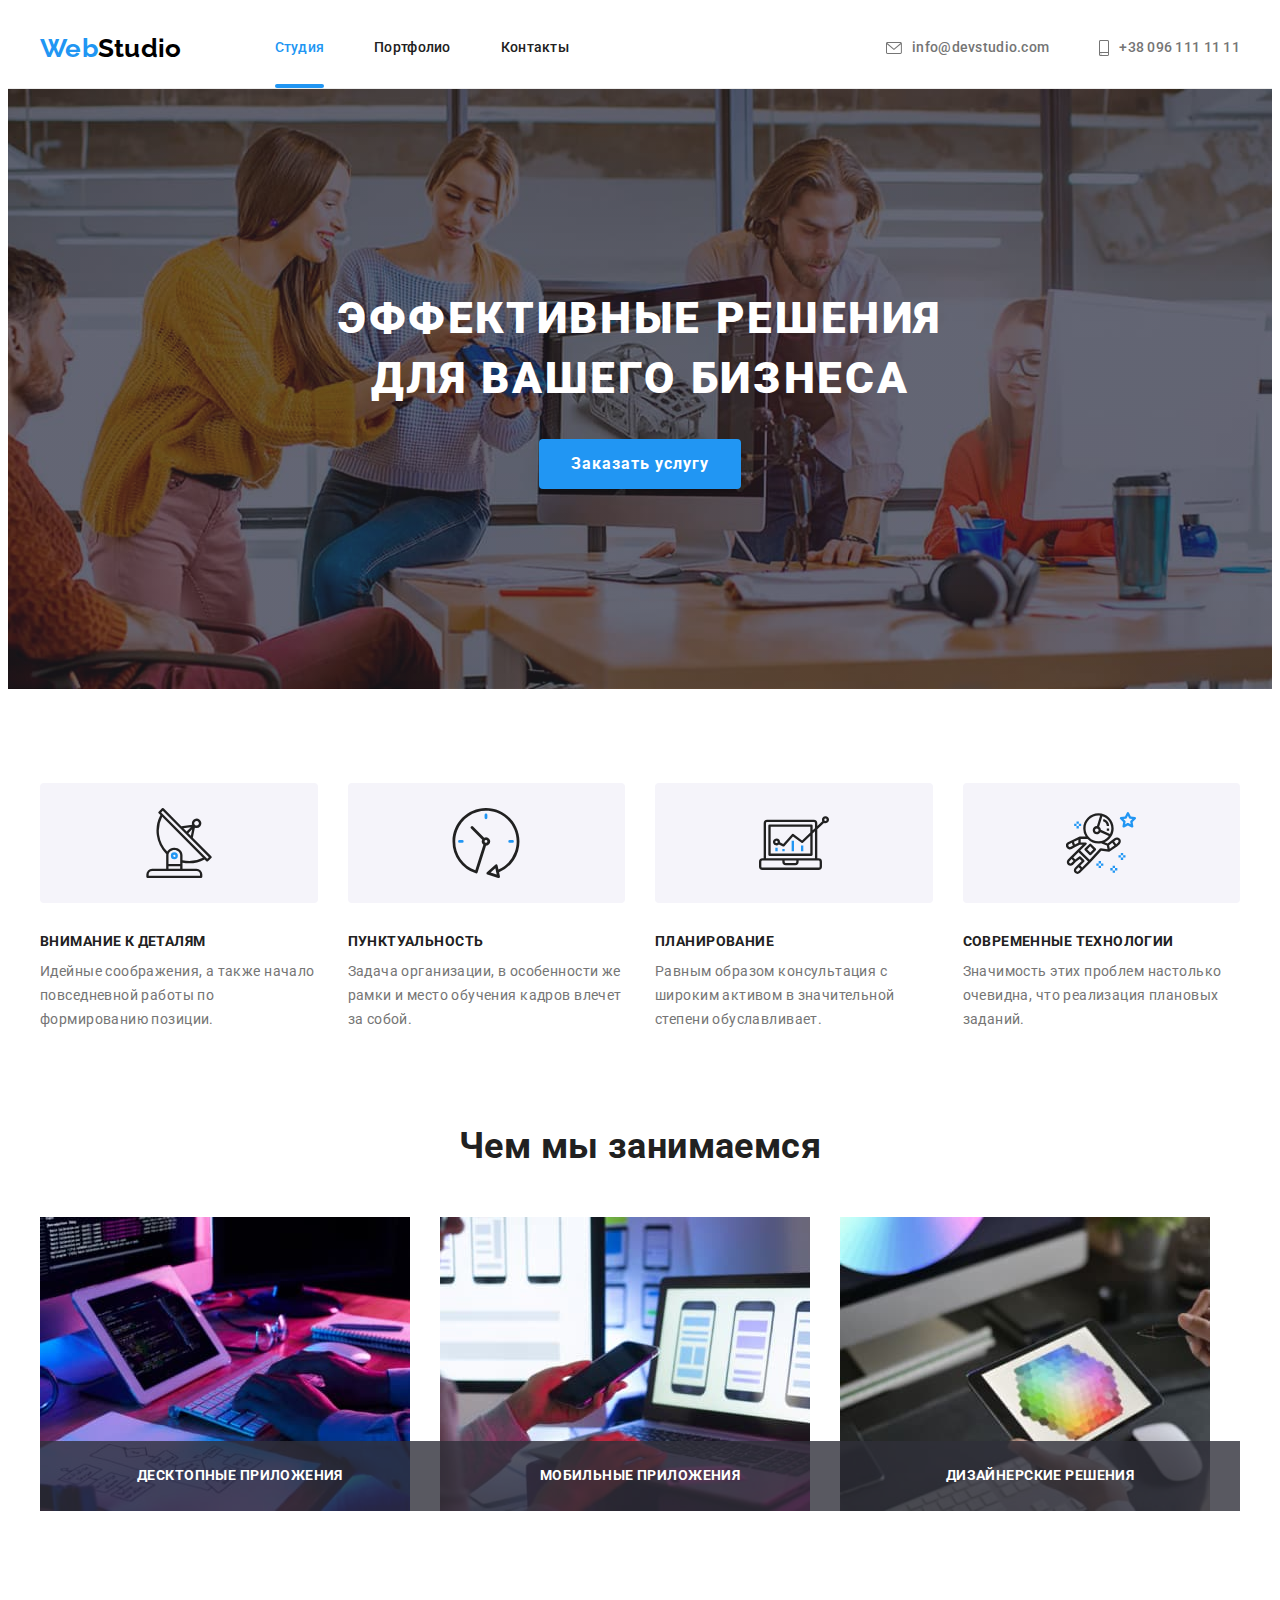
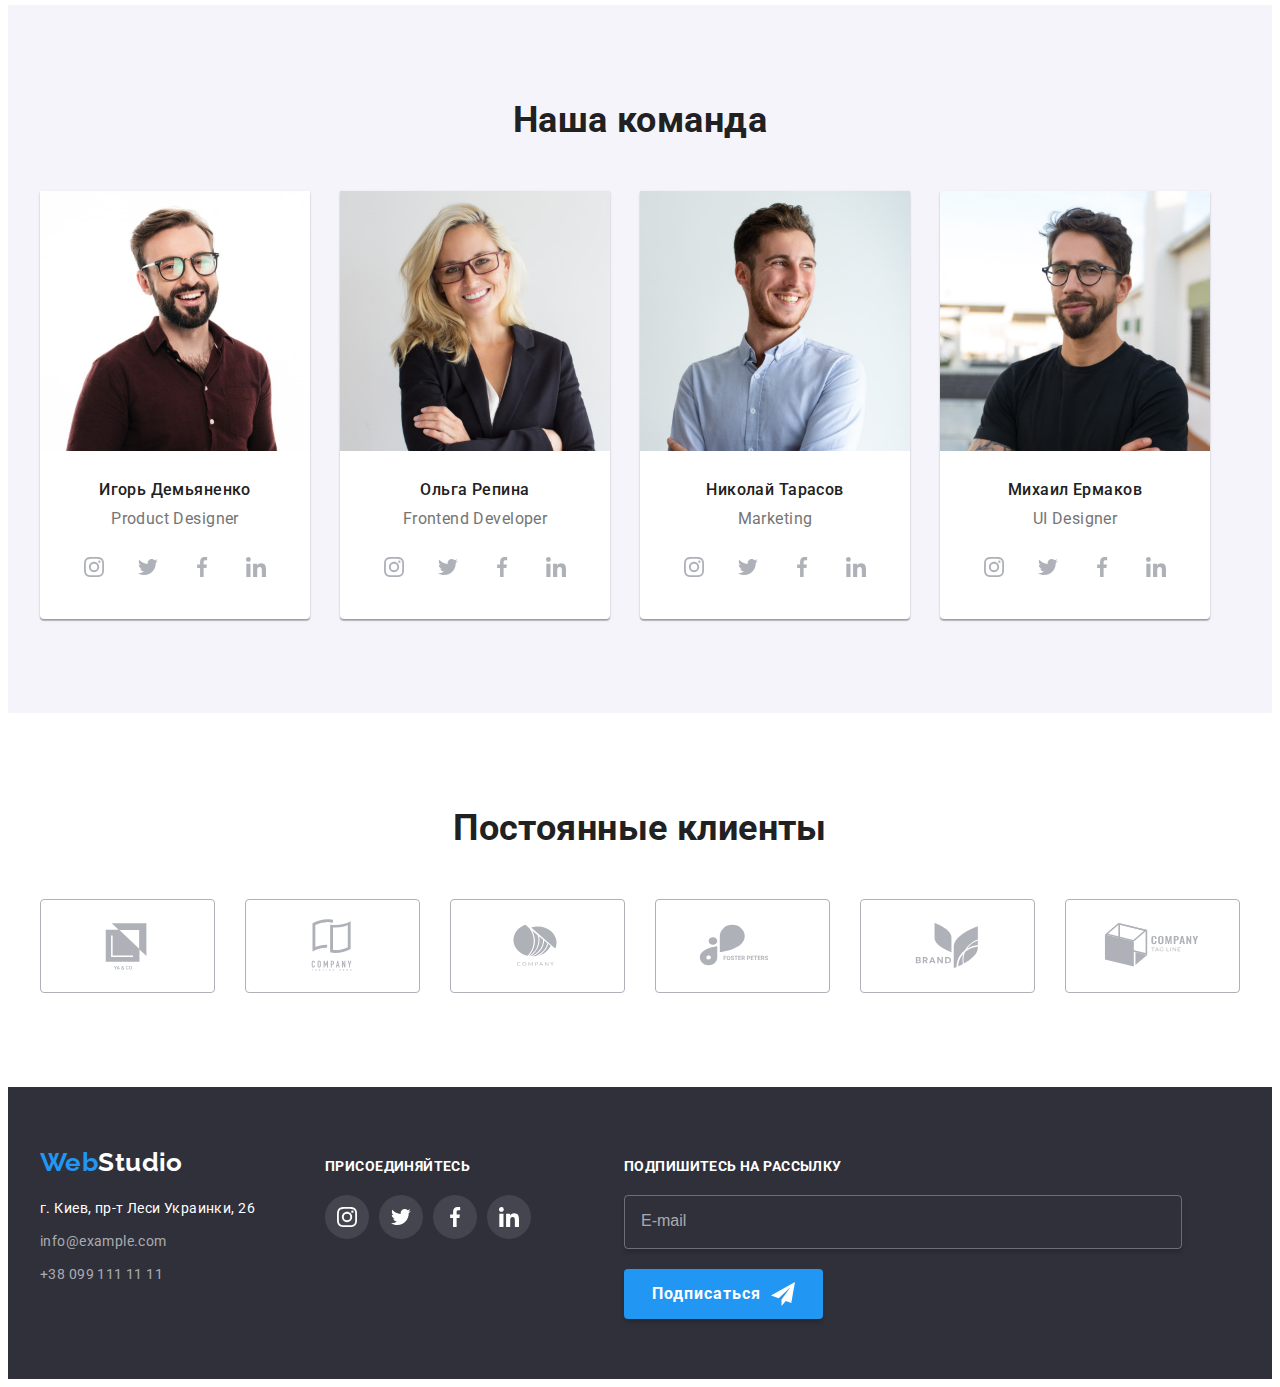
<file: index.html>
<!DOCTYPE html>
<html lang="ru">
  <head>
    <meta charset="UTF-8" />
    <meta http-equiv="X-UA-Compatible" content="IE=edge" />
    <meta name="viewport" content="width=device-width, initial-scale=1.0" />
    <title>Студия</title>
    <!-- FONTS -->
    <link rel="preconnect" href="https://fonts.googleapis.com" />
    <link rel="preconnect" href="https://fonts.gstatic.com" crossorigin />
    <link
      href="https://fonts.googleapis.com/css2?family=Raleway:wght@700&family=Roboto:wght@400;500;700;900&display=swap"
      rel="stylesheet"
    />
    <!-- NORMALIZATION -->
    <link
      rel="stylesheet"
      href="https://cdnjs.cloudflare.com/ajax/libs/modern-normalize/1.1.0/modern-normalize.min.css"
      integrity="sha512-wpPYUAdjBVSE4KJnH1VR1HeZfpl1ub8YT/NKx4PuQ5NmX2tKuGu6U/JRp5y+Y8XG2tV+wKQpNHVUX03MfMFn9Q=="
      crossorigin="anonymous"
      referrerpolicy="no-referrer"
    />
    <!-- CSS -->
    <link rel="stylesheet" href="./css/main.min.css" />
    <!-- JS -->
    <script src="./js/script.js" defer></script>
  </head>

  <body>
    <!-- HEADER -->
    <header class="header">
      <div class="header__container container">
        <!-- NAVIGATION -->
        <nav class="header__nav">
          <a class="header__logo logo" href="./index.html" lang="en">
            Web<span class="logo__second-word">Studio</span>
          </a>
          <ul class="header__pages">
            <li class="header__page">
              <a class="header__page-link header__page-link--active-page" href="./index.html"
                >Студия</a
              >
            </li>

            <li class="header__page">
              <a class="header__page-link" href="./portfolio.html">Портфолио</a>
            </li>

            <li class="header__page">
              <a class="header__page-link" href="./">Контакты</a>
            </li>
          </ul>
        </nav>

        <!-- CONTACTS -->
        <ul class="header__contacts">
          <li class="header__contact">
            <a class="header__contact-link" href="mailto:info@devstudio.com">
              <svg width="16" height="12" class="header__contact-icon">
                <use href="./images/decoration/icons.svg#envelope"></use>
              </svg>
              info@devstudio.com
            </a>
          </li>

          <li class="header__contact">
            <a class="header__contact-link" href="tel:+380961111111">
              <svg width="10" height="16" class="header__contact-icon">
                <use href="./images/decoration/icons.svg#phone"></use>
              </svg>
              +38 096 111 11 11
            </a>
          </li>
        </ul>
      </div>
    </header>

    <!-- MAIN -->
    <main>
      <!-- HERO -->
      <section class="section-hero">
        <div class="container">
          <h1 class="section-hero__section-title">Эффективные решения для вашего бизнеса</h1>
          <button id="section-hero__button" class="section-hero__button" type="button">
            Заказать услугу
          </button>
        </div>

        <!-- MODAL -->
        <div id="modal" class="modal is-hidden">
          <div class="modal__window">
            <button
              id="modal__close-button"
              class="modal__close-button"
              type="button"
              aria-label="Кнопка закрытия модального окна"
            >
              <svg class="modal__close-icon" width="18" height="18">
                <use href="./images/decoration/icons.svg#close-cross"></use>
              </svg>
            </button>
            <h2 class="modal__subtitle">Оставьте свои данные, мы вам перезвоним</h2>
            <form class="modal__request-form" name="callback-request">
              <ul class="modal__fields">
                <li class="modal__field">
                  <label class="modal__input-label" for="request-name"> Имя </label>
                  <input
                    class="name modal__input"
                    type="text"
                    name="name"
                    id="request-name"
                    placeholder=" "
                    autofocus
                    required
                  />
                  <svg class="modal__input-icon" width="18" height="18">
                    <use href="./images/decoration/icons.svg#person"></use>
                  </svg>
                </li>

                <li class="modal__field">
                  <label class="modal__input-label" for="request-phone"> Телефон </label>
                  <input
                    class="phone modal__input"
                    type="tel"
                    name="phone"
                    id="request-phone"
                    placeholder=" "
                    required
                  />
                  <svg class="modal__input-icon" width="18" height="18">
                    <use href="./images/decoration/icons.svg#old-phone"></use>
                  </svg>
                </li>

                <li class="modal__field">
                  <label class="modal__input-label" for="request-mail"> Почта </label>
                  <input
                    class="mail modal__input"
                    type="email"
                    name="mail"
                    id="request-mail"
                    placeholder=" "
                    required
                  />
                  <svg class="modal__input-icon" width="18" height="18">
                    <use href="./images/decoration/icons.svg#envelope-2"></use>
                  </svg>
                </li>

                <li class="modal__field">
                  <label class="modal__input-label" for="request-comment"> Комментарий </label>
                  <textarea
                    class="modal__input modal__input--commentary"
                    name="commentary"
                    id="request-comment"
                    placeholder="Введите текст"
                    autocomplete="off"
                    rows="5"
                  ></textarea>
                </li>
              </ul>

              <label class="modal__agree-label">
                <input
                  class="modal__agree-checkbox"
                  type="checkbox"
                  name="checkbox-agree"
                  required
                />
                <svg class="modal__agree-icon" width="16" height="16">
                  <use href="./images/decoration/icons.svg#check"></use>
                </svg>
                Соглашаюсь с рассылкой и принимаю&nbsp;
                <a class="modal__agreements-link" href="./">Условия договора</a>
              </label>
              <button class="modal__send-button" type="submit">Отправить</button>
            </form>
          </div>
        </div>
      </section>

      <section class="section-advantages">
        <div class="container">
          <h2 class="section-advantages__section-title">Наши преимущества</h2>
          <ul class="section-advantages__advantages-list">
            <li class="section-advantages__advantage">
              <div class="section-advantages__icon-wrapper">
                <svg class="section-advantages__icon" width="70" height="70">
                  <use href="./images/decoration/icons.svg#antenna"></use>
                </svg>
              </div>
              <h3 class="section-advantages__subtitle">Внимание к деталям</h3>
              <p class="section-advantages__text">
                Идейные соображения, а также начало повседневной работы по формированию позиции.
              </p>
            </li>

            <li class="section-advantages__advantage">
              <div class="section-advantages__icon-wrapper">
                <svg class="section-advantages__icon" width="70" height="70">
                  <use href="./images/decoration/icons.svg#clock"></use>
                </svg>
              </div>
              <h3 class="section-advantages__subtitle">Пунктуальность</h3>
              <p class="section-advantages__text">
                Задача организации, в особенности же рамки и место обучения кадров влечет за собой.
              </p>
            </li>

            <li class="section-advantages__advantage">
              <div class="section-advantages__icon-wrapper">
                <svg class="section-advantages__icon" width="70" height="70">
                  <use href="./images/decoration/icons.svg#diagram"></use>
                </svg>
              </div>
              <h3 class="section-advantages__subtitle">Планирование</h3>
              <p class="section-advantages__text">
                Равным образом консультация с широким активом в значительной степени обуславливает.
              </p>
            </li>

            <li class="section-advantages__advantage">
              <div class="section-advantages__icon-wrapper">
                <svg class="section-advantages__icon" width="70" height="70">
                  <use href="./images/decoration/icons.svg#astronaut"></use>
                </svg>
              </div>
              <h3 class="section-advantages__subtitle">Современные технологии</h3>
              <p class="section-advantages__text">
                Значимость этих проблем настолько очевидна, что реализация плановых заданий.
              </p>
            </li>
          </ul>
        </div>
      </section>

      <section class="section-services">
        <div class="container">
          <h2 class="section-services__section-title">Чем мы занимаемся</h2>
          <ul class="section-services__services-list">
            <li class="section-services__service">
              <div class="section-services__img-wrapper">
                <img
                  class="section-services__img"
                  src="./images/content/our-work/whatwedo_1.jpg"
                  alt="Человек набирает текст на планшете за рабочим столом"
                  width="370"
                  height="294"
                />
                <h3 class="section-services__img-description">Десктопные приложения</h3>
              </div>
            </li>
            <li class="section-services__service">
              <div class="section-services__img-wrapper">
                <img
                  class="section-services__img"
                  src="./images/content/our-work/whatwedo_2.jpg"
                  alt="Человек работает за ноутбуком"
                  width="370"
                  height="294"
                />
                <h3 class="section-services__img-description">Мобильные приложения</h3>
              </div>
            </li>
            <li class="section-services__service">
              <div class="section-services__img-wrapper">
                <img
                  class="section-services__img"
                  src="./images/content/our-work/whatwedo_3.jpg"
                  alt="Человек рассматривает цветовую палитру на планшете"
                  width="370"
                  height="294"
                />
                <h3 class="section-services__img-description">Дизайнерские решения</h3>
              </div>
            </li>
          </ul>
        </div>
      </section>

      <section class="section-team">
        <div class="container">
          <h2 class="section-team__section-title">Наша команда</h2>
          <ul class="section-team__team-list">
            <li class="section-team__card">
              <div class="section-team__img-wrapper">
                <img
                  class="section-team__photo"
                  src="./images/content/team/employee_1.jpg"
                  alt="Улыбающийся мужчина в очках"
                  width="270"
                  height="260"
                />
              </div>
              <div class="section-team__card-meta">
                <h3 class="section-team__meta-subtitle">Игорь Демьяненко</h3>
                <p class="section-team__meta-description" lang="en">Product Designer</p>
                <ul class="socials">
                  <li class="socials__social">
                    <a
                      href="https://www.instagram.com"
                      class="socials__link"
                      target="_blank"
                      rel="noopener noreferrer"
                      aria-label="Ссылка на аккаунт в инстаграме"
                    >
                      <svg
                        class="socials__icon"
                        width="20"
                        height="20"
                        aria-label="Ссылка на аккаунт в инстаграме"
                      >
                        <use href="./images/decoration/icons.svg#logo-instagram"></use>
                      </svg>
                    </a>
                  </li>
                  <li class="socials__social">
                    <a
                      href="https://www.twitter.com"
                      class="socials__link"
                      target="_blank"
                      rel="noopener noreferrer"
                      aria-label="Ссылка на аккаунт в твиттере"
                    >
                      <svg class="socials__icon" width="20" height="20">
                        <use href="./images/decoration/icons.svg#logo-twitter"></use>
                      </svg>
                    </a>
                  </li>
                  <li class="socials__social">
                    <a
                      href="https://www.facebook.com"
                      class="socials__link"
                      target="_blank"
                      rel="noopener noreferrer"
                      aria-label="Ссылка на аккаунт в фейсбуке"
                    >
                      <svg class="socials__icon" width="20" height="20">
                        <use href="./images/decoration/icons.svg#logo-facebook"></use>
                      </svg>
                    </a>
                  </li>
                  <li class="socials__social">
                    <a
                      href="https://www.linkedin.com"
                      class="socials__link"
                      target="_blank"
                      rel="noopener noreferrer"
                      aria-label="Ссылка на аккаунт в линкедин"
                    >
                      <svg class="socials__icon" width="20" height="20">
                        <use href="./images/decoration/icons.svg#logo-linkedin"></use>
                      </svg>
                    </a>
                  </li>
                </ul>
              </div>
            </li>

            <li class="section-team__card">
              <div class="section-team__img-wrapper">
                <img
                  class="section-team__photo"
                  src="./images/content/team/employee_2.jpg"
                  alt="Улыбающаяся женщина в очках"
                  width="270"
                  height="260"
                />
              </div>
              <div class="section-team__card-meta">
                <h3 class="section-team__meta-subtitle">Ольга Репина</h3>
                <p class="section-team__meta-description" lang="en">Frontend Developer</p>

                <ul class="socials">
                  <li class="socials__social">
                    <a
                      href="https://www.instagram.com"
                      class="socials__link"
                      target="_blank"
                      rel="noopener noreferrer"
                      aria-label="Ссылка на аккаунт в инстаграме"
                    >
                      <svg
                        class="socials__icon"
                        width="20"
                        height="20"
                        aria-label="Ссылка на аккаунт в инстаграме"
                      >
                        <use href="./images/decoration/icons.svg#logo-instagram"></use>
                      </svg>
                    </a>
                  </li>
                  <li class="socials__social">
                    <a
                      href="https://www.twitter.com"
                      class="socials__link"
                      target="_blank"
                      rel="noopener noreferrer"
                      aria-label="Ссылка на аккаунт в твиттере"
                    >
                      <svg class="socials__icon" width="20" height="20">
                        <use href="./images/decoration/icons.svg#logo-twitter"></use>
                      </svg>
                    </a>
                  </li>
                  <li class="socials__social">
                    <a
                      href="https://www.facebook.com"
                      class="socials__link"
                      target="_blank"
                      rel="noopener noreferrer"
                      aria-label="Ссылка на аккаунт в фейсбуке"
                    >
                      <svg class="socials__icon" width="20" height="20">
                        <use href="./images/decoration/icons.svg#logo-facebook"></use>
                      </svg>
                    </a>
                  </li>
                  <li class="socials__social">
                    <a
                      href="https://www.linkedin.com"
                      class="socials__link"
                      target="_blank"
                      rel="noopener noreferrer"
                      aria-label="Ссылка на аккаунт в линкедине"
                    >
                      <svg class="socials__icon" width="20" height="20">
                        <use href="./images/decoration/icons.svg#logo-linkedin"></use>
                      </svg>
                    </a>
                  </li>
                </ul>
              </div>
            </li>

            <li class="section-team__card">
              <div class="section-team__img-wrapper">
                <img
                  class="section-team__photo"
                  src="./images/content/team/employee_3.jpg"
                  alt="Улыбающийся мужчина"
                  width="270"
                  height="260"
                />
              </div>
              <div class="section-team__card-meta">
                <h3 class="section-team__meta-subtitle">Николай Тарасов</h3>
                <p class="section-team__meta-description" lang="en">Marketing</p>

                <ul class="socials">
                  <li class="socials__social">
                    <a
                      href="https://www.instagram.com"
                      class="socials__link"
                      target="_blank"
                      rel="noopener noreferrer"
                      aria-label="Ссылка на аккаунт в инстаграме"
                    >
                      <svg
                        class="socials__icon"
                        width="20"
                        height="20"
                        aria-label="Ссылка на аккаунт в инстаграме"
                      >
                        <use href="./images/decoration/icons.svg#logo-instagram"></use>
                      </svg>
                    </a>
                  </li>
                  <li class="socials__social">
                    <a
                      href="https://www.twitter.com"
                      class="socials__link"
                      target="_blank"
                      rel="noopener noreferrer"
                      aria-label="Ссылка на аккаунт в твиттере"
                    >
                      <svg class="socials__icon" width="20" height="20">
                        <use href="./images/decoration/icons.svg#logo-twitter"></use>
                      </svg>
                    </a>
                  </li>
                  <li class="socials__social">
                    <a
                      href="https://www.facebook.com"
                      class="socials__link"
                      target="_blank"
                      rel="noopener noreferrer"
                      aria-label="Ссылка на аккаунт в фейсбуке"
                    >
                      <svg class="socials__icon" width="20" height="20">
                        <use href="./images/decoration/icons.svg#logo-facebook"></use>
                      </svg>
                    </a>
                  </li>
                  <li class="socials__social">
                    <a
                      href="https://www.linkedin.com"
                      class="socials__link"
                      target="_blank"
                      rel="noopener noreferrer"
                      aria-label="Ссылка на аккаунт в линкедине"
                    >
                      <svg class="socials__icon" width="20" height="20">
                        <use href="./images/decoration/icons.svg#logo-linkedin"></use>
                      </svg>
                    </a>
                  </li>
                </ul>
              </div>
            </li>

            <li class="section-team__card">
              <div class="section-team__img-wrapper">
                <img
                  class="section-team__photo"
                  src="./images/content/team/employee_4.jpg"
                  alt="Улыбающийся мужчина в очках"
                  width="270"
                  height="260"
                />
              </div>
              <div class="section-team__card-meta">
                <h3 class="section-team__meta-subtitle">Михаил Ермаков</h3>
                <p class="section-team__meta-description" lang="en">UI Designer</p>

                <ul class="socials">
                  <li class="socials__social">
                    <a
                      href="https://www.instagram.com"
                      class="socials__link"
                      target="_blank"
                      rel="noopener noreferrer"
                      aria-label="Ссылка на аккаунт в инстаграме"
                    >
                      <svg
                        class="socials__icon"
                        width="20"
                        height="20"
                        aria-label="Ссылка на аккаунт в инстаграме"
                      >
                        <use href="./images/decoration/icons.svg#logo-instagram"></use>
                      </svg>
                    </a>
                  </li>
                  <li class="socials__social">
                    <a
                      href="https://www.twitter.com"
                      class="socials__link"
                      target="_blank"
                      rel="noopener noreferrer"
                      aria-label="Ссылка на аккаунт в твиттере"
                    >
                      <svg class="socials__icon" width="20" height="20">
                        <use href="./images/decoration/icons.svg#logo-twitter"></use>
                      </svg>
                    </a>
                  </li>
                  <li class="socials__social">
                    <a
                      href="https://www.facebook.com"
                      class="socials__link"
                      target="_blank"
                      rel="noopener noreferrer"
                      aria-label="Ссылка на аккаунт в фейсбуке"
                    >
                      <svg class="socials__icon" width="20" height="20">
                        <use href="./images/decoration/icons.svg#logo-facebook"></use>
                      </svg>
                    </a>
                  </li>
                  <li class="socials__social">
                    <a
                      href="https://www.linkedin.com"
                      class="socials__link"
                      target="_blank"
                      rel="noopener noreferrer"
                      aria-label="Ссылка на аккаунт в линкедине"
                    >
                      <svg class="socials__icon" width="20" height="20">
                        <use href="./images/decoration/icons.svg#logo-linkedin"></use>
                      </svg>
                    </a>
                  </li>
                </ul>
              </div>
            </li>
          </ul>
        </div>
      </section>

      <section class="section-clients">
        <div class="container">
          <h2 class="section-clients__section-title">Постоянные клиенты</h2>
          <ul class="section-clients__clients-list">
            <li class="section-clients__client">
              <a
                href="./"
                class="section-clients__link"
                target="_blank"
                rel="noopener noreferrer"
                aria-label="Ссылка на страницу клиента 1"
              >
                <svg width="106" height="60" class="section-clients__icon">
                  <use href="./images/decoration/icons.svg#logo-client-1"></use>
                </svg>
              </a>
            </li>

            <li class="section-clients__client">
              <a
                href="./"
                class="section-clients__link"
                target="_blank"
                rel="noopener noreferrer"
                aria-label="Ссылка на страницу клиента 2"
              >
                <svg width="106" height="60" class="section-clients__icon">
                  <use href="./images/decoration/icons.svg#logo-client-2"></use>
                </svg>
              </a>
            </li>

            <li class="section-clients__client">
              <a
                href="./"
                class="section-clients__link"
                target="_blank"
                rel="noopener noreferrer"
                aria-label="Ссылка на страницу клиента 3"
              >
                <svg width="106" height="60" class="section-clients__icon">
                  <use href="./images/decoration/icons.svg#logo-client-3"></use>
                </svg>
              </a>
            </li>

            <li class="section-clients__client">
              <a
                href="./"
                class="section-clients__link"
                target="_blank"
                rel="noopener noreferrer"
                aria-label="Ссылка на страницу клиента 4"
              >
                <svg width="106" height="60" class="section-clients__icon">
                  <use href="./images/decoration/icons.svg#logo-client-4"></use>
                </svg>
              </a>
            </li>

            <li class="section-clients__client">
              <a
                href="./"
                class="section-clients__link"
                target="_blank"
                rel="noopener noreferrer"
                aria-label="Ссылка на страницу клиента 5"
              >
                <svg width="106" height="60" class="section-clients__icon">
                  <use href="./images/decoration/icons.svg#logo-client-5"></use>
                </svg>
              </a>
            </li>

            <li class="section-clients__client">
              <a
                href="./"
                class="section-clients__link"
                target="_blank"
                rel="noopener noreferrer"
                aria-label="Ссылка на страницу клиента 6"
              >
                <svg width="106" height="60" class="section-clients__icon">
                  <use href="./images/decoration/icons.svg#logo-client-6"></use>
                </svg>
              </a>
            </li>
          </ul>
        </div>
      </section>
    </main>

    <!-- FOOTER -->
    <footer class="footer">
      <div class="footer__container container">
        <div class="footer__studio-info">
          <a class="footer__logo logo" href="./index.html" lang="en">
            Web<span class="logo__second-word logo__second-word--light">Studio</span>
          </a>

          <address class="footer__addresses">
            <ul class="footer__addresses-list">
              <li class="footer__address">
                <a
                  class="footer__address-link"
                  href="https://tinyurl.com/yckhjt74"
                  target="_blank"
                  rel="noopener noreferrer"
                >
                  г. Киев, пр-т Леси Украинки, 26
                </a>
              </li>
              <li class="footer__address">
                <a class="footer__address-link" href="mailto:info@example.com">info@example.com</a>
              </li>
              <li class="footer__address">
                <a class="footer__address-link" href="tel:+380991111111">+38 099 111 11 11</a>
              </li>
            </ul>
          </address>
        </div>

        <div class="footer__follow-us">
          <h2 class="footer__follow-subtitle">Присоединяйтесь</h2>
          <ul class="socials">
            <li class="socials__social">
              <a
                href="https://www.instagram.com"
                class="footer__socials-link socials__link"
                target="_blank"
                rel="noopener noreferrer"
                aria-label="Ссылка на аккаунт в инстаграме"
              >
                <svg
                  class="socials__icon"
                  width="20"
                  height="20"
                  aria-label="Ссылка на аккаунт в инстаграме"
                >
                  <use href="./images/decoration/icons.svg#logo-instagram"></use>
                </svg>
              </a>
            </li>
            <li class="socials__social">
              <a
                href="https://www.twitter.com"
                class="footer__socials-link socials__link"
                target="_blank"
                rel="noopener noreferrer"
                aria-label="Ссылка на аккаунт в твиттере"
              >
                <svg class="socials__icon" width="20" height="20">
                  <use href="./images/decoration/icons.svg#logo-twitter"></use>
                </svg>
              </a>
            </li>
            <li class="socials__social">
              <a
                href="https://www.facebook.com"
                class="footer__socials-link socials__link"
                target="_blank"
                rel="noopener noreferrer"
                aria-label="Ссылка на аккаунт в фейсбуке"
              >
                <svg class="socials__icon" width="20" height="20">
                  <use href="./images/decoration/icons.svg#logo-facebook"></use>
                </svg>
              </a>
            </li>
            <li class="socials__social">
              <a
                href="https://www.linkedin.com"
                class="footer__socials-link socials__link"
                target="_blank"
                rel="noopener noreferrer"
                aria-label="Ссылка на аккаунт в линкедине"
              >
                <svg class="socials__icon" width="20" height="20">
                  <use href="./images/decoration/icons.svg#logo-linkedin"></use>
                </svg>
              </a>
            </li>
          </ul>
        </div>

        <form class="footer__subscribe" name="form-subscribe">
          <h2 class="footer__subscribe-subtitle">Подпишитесь на рассылку</h2>
          <input
            class="footer__mail-input"
            name="email"
            type="email"
            placeholder="E-mail"
            aria-label="поле ввода электронной почты"
            required
          />
          <button class="footer__button-send" type="submit">
            Подписаться
            <svg class="footer__button-icon" width="24" height="24">
              <use href="./images/decoration/icons.svg#paperplane"></use>
            </svg>
          </button>
        </form>
      </div>
    </footer>
  </body>
</html>
</file>
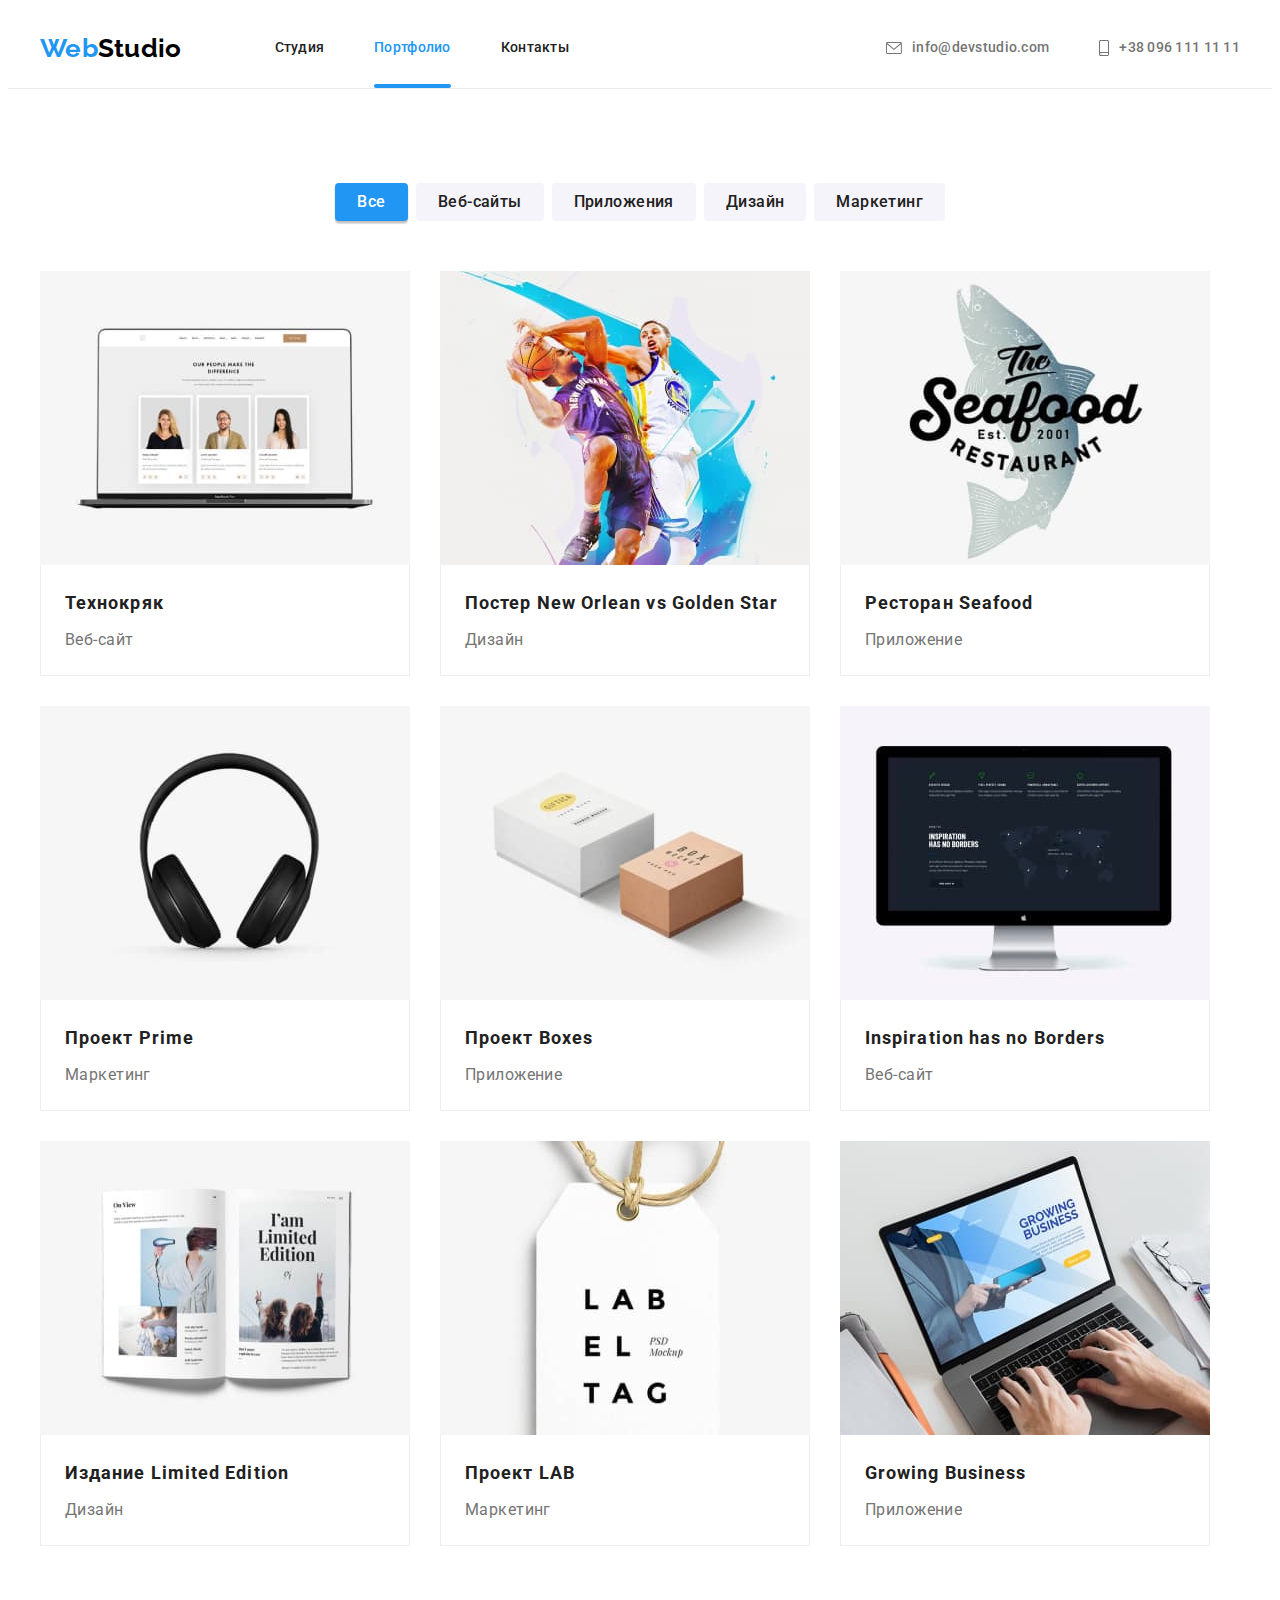
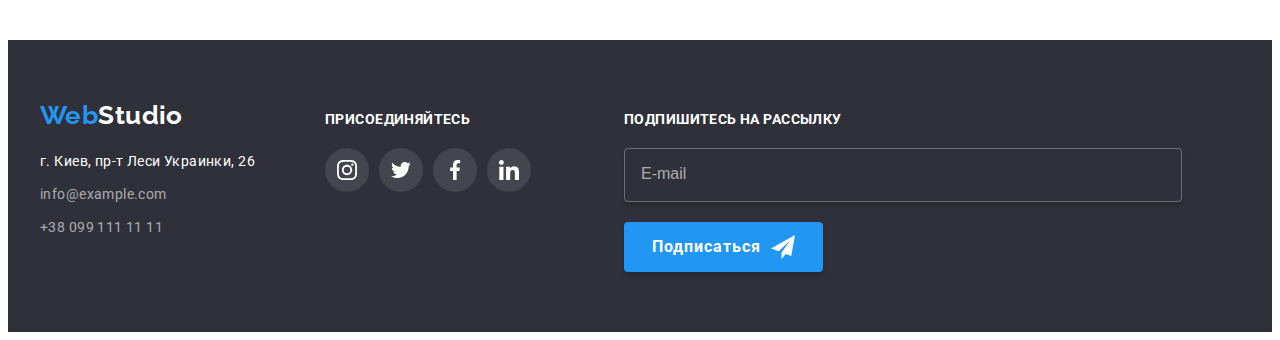
<file: portfolio.html>
<!DOCTYPE html>
<html lang="ru">
  <head>
    <meta charset="UTF-8" />
    <meta http-equiv="X-UA-Compatible" content="IE=edge" />
    <meta name="viewport" content="width=device-width, initial-scale=1.0" />
    <title>Портфолио</title>
    <!-- FONTS -->
    <link rel="preconnect" href="https://fonts.googleapis.com" />
    <link rel="preconnect" href="https://fonts.gstatic.com" crossorigin />
    <link
      href="https://fonts.googleapis.com/css2?family=Raleway:wght@700&family=Roboto:wght@400;500;700;900&display=swap"
      rel="stylesheet"
    />
    <!-- NORMALIZATION -->
    <link
      rel="stylesheet"
      href="https://cdnjs.cloudflare.com/ajax/libs/modern-normalize/1.1.0/modern-normalize.min.css"
      integrity="sha512-wpPYUAdjBVSE4KJnH1VR1HeZfpl1ub8YT/NKx4PuQ5NmX2tKuGu6U/JRp5y+Y8XG2tV+wKQpNHVUX03MfMFn9Q=="
      crossorigin="anonymous"
      referrerpolicy="no-referrer"
    />
    <!-- CSS -->
    <link rel="stylesheet" href="./css/main.min.css" />
    <!-- JS -->
    <script src="./js/script.js" defer></script>
  </head>

  <body>
    <!-- HEADER -->
    <header class="header">
      <div class="header__container container">
        <!-- NAVIGATION -->
        <nav class="header__nav">
          <a class="header__logo logo" href="./index.html" lang="en">
            Web<span class="logo__second-word">Studio</span>
          </a>
          <ul class="header__pages">
            <li class="header__page">
              <a class="header__page-link" href="./index.html">Студия</a>
            </li>

            <li class="header__page">
              <a class="header__page-link header__page-link--active-page" href="./portfolio.html"
                >Портфолио</a
              >
            </li>

            <li class="header__page">
              <a class="header__page-link" href="./">Контакты</a>
            </li>
          </ul>
        </nav>

        <!-- CONTACTS -->
        <ul class="header__contacts">
          <li class="header__contact">
            <a class="header__contact-link" href="mailto:info@devstudio.com">
              <svg width="16" height="12" class="header__contact-icon">
                <use href="./images/decoration/icons.svg#envelope"></use>
              </svg>
              info@devstudio.com
            </a>
          </li>

          <li class="header__contact">
            <a class="header__contact-link" href="tel:+380961111111">
              <svg width="10" height="16" class="header__contact-icon">
                <use href="./images/decoration/icons.svg#phone"></use>
              </svg>
              +38 096 111 11 11
            </a>
          </li>
        </ul>
      </div>
    </header>

    <!-- MAIN -->
    <main>
      <!-- Portfolio section -->
      <section class="section-portfolio">
        <div class="container">
          <!-- HERO -->
          <h1 class="section-portfolio__section-title">Портфолио</h1>
          <!-- filters -->
          <ul class="section-portfolio__filters">
            <li class="section-portfolio__filter">
              <button
                id="all-button-filter"
                class="section-portfolio__button-filter section-portfolio__button-filter--active"
                type="button"
              >
                Все
              </button>
            </li>

            <li class="section-portfolio__filter">
              <button id="web-button-filter" class="section-portfolio__button-filter" type="button">
                Веб-сайты
              </button>
            </li>

            <li class="section-portfolio__filter">
              <button id="app-button-filter" class="section-portfolio__button-filter" type="button">
                Приложения
              </button>
            </li>

            <li class="section-portfolio__filter">
              <button
                id="design-button-filter"
                class="section-portfolio__button-filter"
                type="button"
              >
                Дизайн
              </button>
            </li>

            <li class="section-portfolio__filter">
              <button
                id="marketing-button-filter"
                class="section-portfolio__button-filter"
                type="button"
              >
                Маркетинг
              </button>
            </li>
          </ul>
          <!-- Cards -->
          <ul class="section-portfolio__projects">
            <li class="section-portfolio__card js-util-web-card">
              <a class="section-portfolio__card-link" href="./">
                <div class="section-portfolio__img-wrapper">
                  <img
                    class="section-portfolio__card-img"
                    src="./images/content/portfolio/technocrack.jpg"
                    alt="Ноутбук с открытой страницей веб-сайта в браузере"
                    width="370"
                    height="294"
                  />
                  <p class="section-portfolio__proj-details">
                    Ресурс предлагает комплексные предложения с разным уровнем функционала и
                    сервисов. Все это позволит посетителю получить исчерпывающие сведения о компании
                    или частном лице.
                  </p>
                </div>
                <div class="section-portfolio__card-meta">
                  <h2 class="section-portfolio__meta-subtitle">Технокряк</h2>
                  <p class="section-portfolio__meta-description">Веб-сайт</p>
                </div>
              </a>
            </li>

            <li class="section-portfolio__card js-util-design-card">
              <a class="section-portfolio__card-link" href="./">
                <div class="section-portfolio__img-wrapper">
                  <img
                    class="section-portfolio__card-img"
                    src="./images/content/portfolio/basketball-players.jpg"
                    alt="Двое баскетболистов борются за мяч"
                    width="370"
                    height="294"
                  />
                  <p class="section-portfolio__proj-details">
                    Ресурс предлагает комплексные предложения с разным уровнем функционала и
                    сервисов. Все это позволит посетителю получить исчерпывающие сведения о компании
                    или частном лице.
                  </p>
                </div>
                <div class="section-portfolio__card-meta">
                  <h2 class="section-portfolio__meta-subtitle">
                    Постер <span lang="en">New Orlean vs Golden Star</span>
                  </h2>
                  <p class="section-portfolio__meta-description">Дизайн</p>
                </div>
              </a>
            </li>

            <li class="section-portfolio__card js-util-app-card">
              <a class="section-portfolio__card-link" href="./">
                <div class="section-portfolio__img-wrapper">
                  <img
                    class="section-portfolio__card-img"
                    src="./images/content/portfolio/seafood.jpg"
                    alt="Название-логотип ресторана на фоне силуэта рыбы"
                    width="370"
                    height="294"
                  />
                  <p class="section-portfolio__proj-details">
                    Ресурс предлагает комплексные предложения с разным уровнем функционала и
                    сервисов. Все это позволит посетителю получить исчерпывающие сведения о компании
                    или частном лице.
                  </p>
                </div>
                <div class="section-portfolio__card-meta">
                  <h2 class="section-portfolio__meta-subtitle">
                    Ресторан <span lang="en">Seafood</span>
                  </h2>
                  <p class="section-portfolio__meta-description">Приложение</p>
                </div>
              </a>
            </li>

            <li class="section-portfolio__card js-util-marketing-card">
              <a class="section-portfolio__card-link" href="./">
                <div class="section-portfolio__img-wrapper">
                  <img
                    class="section-portfolio__card-img"
                    src="./images/content/portfolio/headphones.jpg"
                    alt="Чёрные наушники"
                    width="370"
                    height="294"
                  />
                  <p class="section-portfolio__proj-details">
                    Ресурс предлагает комплексные предложения с разным уровнем функционала и
                    сервисов. Все это позволит посетителю получить исчерпывающие сведения о компании
                    или частном лице.
                  </p>
                </div>
                <div class="section-portfolio__card-meta">
                  <h2 class="section-portfolio__meta-subtitle">
                    Проект <span lang="en">Prime</span>
                  </h2>
                  <p class="section-portfolio__meta-description">Маркетинг</p>
                </div>
              </a>
            </li>

            <li class="section-portfolio__card js-util-app-card">
              <a class="section-portfolio__card-link" href="./">
                <div class="section-portfolio__img-wrapper">
                  <img
                    class="section-portfolio__card-img"
                    src="./images/content/portfolio/boxes.jpg"
                    alt="Две коробки лежат на плоскости"
                    width="370"
                    height="294"
                  />
                  <p class="section-portfolio__proj-details">
                    Ресурс предлагает комплексные предложения с разным уровнем функционала и
                    сервисов. Все это позволит посетителю получить исчерпывающие сведения о компании
                    или частном лице.
                  </p>
                </div>
                <div class="section-portfolio__card-meta">
                  <h2 class="section-portfolio__meta-subtitle">
                    Проект <span lang="en">Boxes</span>
                  </h2>
                  <p class="section-portfolio__meta-description">Приложение</p>
                </div>
              </a>
            </li>

            <li class="section-portfolio__card js-util-web-card">
              <a class="section-portfolio__card-link" href="./">
                <div class="section-portfolio__img-wrapper">
                  <img
                    class="section-portfolio__card-img"
                    src="./images/content/portfolio/no-borders.jpg"
                    alt="На мониторе отображается открытая страница веб-сайта"
                    width="370"
                    height="294"
                  />
                  <p class="section-portfolio__proj-details">
                    Ресурс предлагает комплексные предложения с разным уровнем функционала и
                    сервисов. Все это позволит посетителю получить исчерпывающие сведения о компании
                    или частном лице.
                  </p>
                </div>
                <div class="section-portfolio__card-meta">
                  <h2 class="section-portfolio__meta-subtitle" lang="en">
                    Inspiration has no Borders
                  </h2>
                  <p class="section-portfolio__meta-description">Веб-сайт</p>
                </div>
              </a>
            </li>

            <li class="section-portfolio__card js-util-design-card">
              <a class="section-portfolio__card-link" href="./">
                <div class="section-portfolio__img-wrapper">
                  <img
                    class="section-portfolio__card-img"
                    src="./images/content/portfolio/book.jpg"
                    alt="Разворот лежащей книги"
                    width="370"
                    height="294"
                  />
                  <p class="section-portfolio__proj-details">
                    Ресурс предлагает комплексные предложения с разным уровнем функционала и
                    сервисов. Все это позволит посетителю получить исчерпывающие сведения о компании
                    или частном лице.
                  </p>
                </div>
                <div class="section-portfolio__card-meta">
                  <h2 class="section-portfolio__meta-subtitle">
                    Издание <span lang="en">Limited Edition</span>
                  </h2>
                  <p class="section-portfolio__meta-description">Дизайн</p>
                </div>
              </a>
            </li>

            <li class="section-portfolio__card js-util-marketing-card">
              <a class="section-portfolio__card-link" href="./">
                <div class="section-portfolio__img-wrapper">
                  <img
                    class="section-portfolio__card-img"
                    src="./images/content/portfolio/tag.jpg"
                    alt="Висящая бирка с английской надписью чёрным шрифтом"
                    width="370"
                    height="294"
                  />
                  <p class="section-portfolio__proj-details">
                    Ресурс предлагает комплексные предложения с разным уровнем функционала и
                    сервисов. Все это позволит посетителю получить исчерпывающие сведения о компании
                    или частном лице.
                  </p>
                </div>
                <div class="section-portfolio__card-meta">
                  <h2 class="section-portfolio__meta-subtitle">
                    Проект <span lang="en">LAB</span>
                  </h2>
                  <p class="section-portfolio__meta-description">Маркетинг</p>
                </div>
              </a>
            </li>

            <li class="section-portfolio__card js-util-app-card">
              <a class="section-portfolio__card-link" href="./">
                <div class="section-portfolio__img-wrapper">
                  <img
                    class="section-portfolio__card-img"
                    src="./images/content/portfolio/growing-business.jpg"
                    alt="Человек работает в приложении за ноутбуком"
                    width="370"
                    height="294"
                  />
                  <p class="section-portfolio__proj-details">
                    Ресурс предлагает комплексные предложения с разным уровнем функционала и
                    сервисов. Все это позволит посетителю получить исчерпывающие сведения о компании
                    или частном лице.
                  </p>
                </div>
                <div class="section-portfolio__card-meta">
                  <h2 class="section-portfolio__meta-subtitle" lang="en">Growing Business</h2>
                  <p class="section-portfolio__meta-description">Приложение</p>
                </div>
              </a>
            </li>
          </ul>
        </div>
      </section>
    </main>

    <!-- FOOTER -->
    <footer class="footer">
      <div class="footer__container container">
        <div class="footer__studio-info">
          <a class="footer__logo logo" href="./index.html" lang="en">
            Web<span class="logo__second-word logo__second-word--light">Studio</span>
          </a>

          <address class="footer__addresses">
            <ul class="footer__addresses-list">
              <li class="footer__address">
                <a
                  class="footer__address-link"
                  href="https://tinyurl.com/yckhjt74"
                  target="_blank"
                  rel="noopener noreferrer"
                >
                  г. Киев, пр-т Леси Украинки, 26
                </a>
              </li>
              <li class="footer__address">
                <a class="footer__address-link" href="mailto:info@example.com">info@example.com</a>
              </li>
              <li class="footer__address">
                <a class="footer__address-link" href="tel:+380991111111">+38 099 111 11 11</a>
              </li>
            </ul>
          </address>
        </div>

        <div class="footer__follow-us">
          <h2 class="footer__follow-subtitle">Присоединяйтесь</h2>
          <ul class="socials">
            <li class="socials__social">
              <a
                href="https://www.instagram.com"
                class="footer__socials-link socials__link"
                target="_blank"
                rel="noopener noreferrer"
                aria-label="Ссылка на аккаунт в инстаграме"
              >
                <svg
                  class="socials__icon"
                  width="20"
                  height="20"
                  aria-label="Ссылка на аккаунт в инстаграме"
                >
                  <use href="./images/decoration/icons.svg#logo-instagram"></use>
                </svg>
              </a>
            </li>
            <li class="socials__social">
              <a
                href="https://www.twitter.com"
                class="footer__socials-link socials__link"
                target="_blank"
                rel="noopener noreferrer"
                aria-label="Ссылка на аккаунт в твиттере"
              >
                <svg class="socials__icon" width="20" height="20">
                  <use href="./images/decoration/icons.svg#logo-twitter"></use>
                </svg>
              </a>
            </li>
            <li class="socials__social">
              <a
                href="https://www.facebook.com"
                class="footer__socials-link socials__link"
                target="_blank"
                rel="noopener noreferrer"
                aria-label="Ссылка на аккаунт в фейсбуке"
              >
                <svg class="socials__icon" width="20" height="20">
                  <use href="./images/decoration/icons.svg#logo-facebook"></use>
                </svg>
              </a>
            </li>
            <li class="socials__social">
              <a
                href="https://www.linkedin.com"
                class="footer__socials-link socials__link"
                target="_blank"
                rel="noopener noreferrer"
                aria-label="Ссылка на аккаунт в линкедине"
              >
                <svg class="socials__icon" width="20" height="20">
                  <use href="./images/decoration/icons.svg#logo-linkedin"></use>
                </svg>
              </a>
            </li>
          </ul>
        </div>

        <form class="footer__subscribe" name="form-subscribe">
          <h2 class="footer__subscribe-subtitle">Подпишитесь на рассылку</h2>
          <input
            class="footer__mail-input"
            name="email"
            type="email"
            placeholder="E-mail"
            aria-label="поле ввода электронной почты"
            required
          />
          <button class="footer__button-send" type="submit">
            Подписаться
            <svg class="footer__button-icon" width="24" height="24">
              <use href="./images/decoration/icons.svg#paperplane"></use>
            </svg>
          </button>
        </form>
      </div>
    </footer>
  </body>
</html>
</file>
<file: css/main.min.css>
.section-portfolio__button-filter,.modal__send-button,.section-hero__button,.footer__button-send{font-family:inherit;font-weight:500;font-size:16px;line-height:1.625;letter-spacing:inherit;border-radius:4px;min-width:73px;padding:6px 22px;background-color:#f5f4fa;border-width:0px;color:#212121}.section-portfolio__button-filter:hover,.modal__send-button:hover,.section-hero__button:hover,.footer__button-send:hover,.section-portfolio__button-filter:focus,.modal__send-button:focus,.section-hero__button:focus,.footer__button-send:focus{background-color:#2196f3;-webkit-box-shadow:0px 3px 1px rgba(0,0,0,.1),0px 1px 2px rgba(0,0,0,.08),0px 2px 2px rgba(0,0,0,.12);box-shadow:0px 3px 1px rgba(0,0,0,.1),0px 1px 2px rgba(0,0,0,.08),0px 2px 2px rgba(0,0,0,.12);color:#fff;cursor:pointer}.modal__send-button,.section-hero__button,.footer__button-send{font-weight:700;line-height:1.875;letter-spacing:.06em;padding:10px 32px;background-color:#2196f3;-webkit-box-shadow:0px 4px 4px rgba(0,0,0,.15);box-shadow:0px 4px 4px rgba(0,0,0,.15);color:#fff;-webkit-transition:background-color 250ms cubic-bezier(0.4, 0, 0.2, 1);transition:background-color 250ms cubic-bezier(0.4, 0, 0.2, 1)}.modal__send-button:hover,.section-hero__button:hover,.footer__button-send:hover,.modal__send-button:focus,.section-hero__button:focus,.footer__button-send:focus{background-color:#188ce8;-webkit-box-shadow:0px 4px 4px rgba(0,0,0,.15);box-shadow:0px 4px 4px rgba(0,0,0,.15)}.section-portfolio__card-link,.logo,.footer__address-link,.header__contact-link,.header__page-link{text-decoration:none;font-style:normal}.section-portfolio__card-link:hover,.logo:hover,.footer__address-link:hover,.header__contact-link:hover,.header__page-link:hover{cursor:pointer}.footer__address-link,.header__contact-link,.header__page-link{-webkit-transition:color 250ms cubic-bezier(0.4, 0, 0.2, 1);transition:color 250ms cubic-bezier(0.4, 0, 0.2, 1)}.footer__address-link:hover,.header__contact-link:hover,.header__page-link:hover,.footer__address-link:focus,.header__contact-link:focus,.header__page-link:focus{color:#2196f3}.footer__container,.section-portfolio__filters,.section-clients__link,.section-services__img-description,.section-advantages__icon-wrapper,.modal__close-button,.header__container,.socials__link,.modal__agree-label,.modal__request-form,.footer__button-send,.header__contact-link,.header__contacts,.header__pages,.header__nav{display:-webkit-box;display:-ms-flexbox;display:flex}.modal__agree-label,.modal__request-form,.footer__button-send,.header__contact-link,.header__contacts,.header__pages,.header__nav{-webkit-box-align:center;-ms-flex-align:center;align-items:center}.section-portfolio__filters,.section-clients__link,.section-services__img-description,.section-advantages__icon-wrapper,.modal__close-button,.header__container,.socials__link{-webkit-box-align:center;-ms-flex-align:center;align-items:center;-webkit-box-pack:center;-ms-flex-pack:center;justify-content:center}.modal__input,.footer__mail-input{height:40px;border-width:1px;border-radius:4px;border-style:solid;-webkit-transition:border-color 250ms cubic-bezier(0.4, 0, 0.2, 1);transition:border-color 250ms cubic-bezier(0.4, 0, 0.2, 1)}.modal__input:focus,.footer__mail-input:focus,.modal__input:active,.footer__mail-input:active{border-color:#2196f3}.section-clients__icon,.modal__close-icon,.footer__button-icon,.header__contact-icon,.socials__link{fill:currentColor}.section-portfolio,.section-clients,.section-team,.section-services,.section-advantages,.section-hero{padding-top:94px;padding-bottom:94px}.section-clients__section-title,.section-team__section-title,.section-services__section-title{font-weight:700;font-size:36px;line-height:1.17;text-align:center;margin-bottom:50px;color:#212121}.section-portfolio__projects,.section-portfolio__filters,.section-clients__clients-list,.section-team__team-list,.section-services__services-list,.section-advantages__advantages-list,.modal__fields,.footer__addresses-list,.header__contacts,.header__pages,.socials{list-style:none}.section-portfolio__section-title,.section-advantages__section-title,.modal__agree-checkbox{position:absolute;width:1px;height:1px;margin:-1px;border:0;padding:0;white-space:nowrap;-webkit-clip-path:inset(100%);clip-path:inset(100%);clip:rect(0 0 0 0);overflow:hidden}a{color:currentColor}p,h1,h2,h3,h4,h5,h6,ul{margin:0;padding:0}img{display:block;height:auto;max-width:100%}input:active,input:focus,textarea:active,textarea:focus{outline:none}body{font-family:"Roboto" , sans-serif;font-weight:400;font-size:14px;line-height:1.72;letter-spacing:.03em;background-color:#fff;color:#757575}.container{width:1200px;margin:0 auto;padding:0 15px}.hidden{display:none}.logo{font-family:"Raleway" , sans-serif;font-weight:700;font-size:26px;line-height:1.17;color:#2196f3}.logo__second-word{color:#000}.logo__second-word--light{color:#fff}.socials{display:-webkit-box;display:-ms-flexbox;display:flex;-ms-flex-wrap:wrap;flex-wrap:wrap;margin-top:-10px;margin-left:-10px}.socials__social{margin-top:10px;margin-left:10px;width:44px;height:44px}.socials__link{width:100%;height:100%;border-radius:50%;color:#afb1b8;-webkit-transition:background-color 250ms cubic-bezier(0.4, 0, 0.2, 1) , color 250ms cubic-bezier(0.4, 0, 0.2, 1);transition:background-color 250ms cubic-bezier(0.4, 0, 0.2, 1) , color 250ms cubic-bezier(0.4, 0, 0.2, 1)}.socials__link:hover,.socials__link:focus{background-color:#2196f3;color:#fff}.header{font-weight:500;line-height:1.14;letter-spacing:.02em;border-bottom:1px solid #ececec}.header__logo{margin-right:93px;margin-bottom:0px}.header__pages{color:#212121}.header__page:not(:last-child),.header__contact:not(:last-child){margin-right:50px}.header__page-link--active-page{position:relative;color:#2196f3}.header__page-link--active-page::after{content:"";position:absolute;left:0;bottom:-1px;width:100%;height:4px;border-radius:2px;background-color:currentColor}.header__page-link,.header__contact-link{padding:32px 0}.header__contacts{margin-left:auto}.header__contact-link{white-space:nowrap}.header__contact-icon{margin-right:10px}.footer{padding:60px 0;background-color:#2f303a}.footer__container{-webkit-box-align:start;-ms-flex-align:start;align-items:flex-start}.footer__studio-info{margin-right:70px}.footer__logo{display:inline-block;margin-bottom:20px}.footer__addresses-list{line-height:1.71;color:#fff}.footer__address:not(:last-child){margin-bottom:9px}.footer__address:not(:nth-child(1)){color:rgba(255,255,255,.6)}.footer__subscribe-subtitle,.footer__follow-subtitle{font-size:14px;line-height:1.14;text-transform:uppercase;margin-bottom:20px}.footer__subscribe,.footer__follow-us{padding-top:12px;color:#fff}.footer__follow-us{margin-right:93px}.footer__socials-link{background-color:rgba(255,255,255,.1);color:#fff}.footer__subscribe{display:-webkit-box;display:-ms-flexbox;display:flex;-ms-flex-wrap:wrap;flex-wrap:wrap;max-width:570px;min-width:450px;margin-bottom:-20px}.footer__mail-input{-ms-flex-negative:0;flex-shrink:0;-webkit-box-flex:1;-ms-flex-positive:1;flex-grow:1;min-width:358px;height:50px;margin-right:12px;margin-bottom:20px;padding-left:16px;border:1px solid rgba(255,255,255,.3);background-color:rgba(0,0,0,0);-webkit-box-shadow:0px 4px 4px 0px rgba(0,0,0,.15);box-shadow:0px 4px 4px 0px rgba(0,0,0,.15);color:inherit}.footer__mail-input::-webkit-input-placeholder{font-size:16px;line-height:1.25;color:rgba(255,255,255,.6)}.footer__mail-input::-moz-placeholder{font-size:16px;line-height:1.25;color:rgba(255,255,255,.6)}.footer__mail-input:-ms-input-placeholder{font-size:16px;line-height:1.25;color:rgba(255,255,255,.6)}.footer__mail-input::-ms-input-placeholder{font-size:16px;line-height:1.25;color:rgba(255,255,255,.6)}.footer__mail-input::placeholder{font-size:16px;line-height:1.25;color:rgba(255,255,255,.6)}.footer__button-send{margin-bottom:20px;padding-right:28px;padding-left:28px}.footer__button-icon{margin-left:10px}.section-hero{text-align:center;padding:200px 0;margin:0 auto;min-width:1200px;max-width:1600px;background-color:#c4c4c4;background-image:-webkit-gradient(linear, left top, left bottom, from(rgba(47, 48, 58, 0.4)), to(rgba(47, 48, 58, 0.4))),url(../images/decoration/hero-bg.jpg);background-image:linear-gradient(rgba(47, 48, 58, 0.4), rgba(47, 48, 58, 0.4)),url(../images/decoration/hero-bg.jpg);background-clip:border-box;background-repeat:no-repeat;background-position:center;color:#fff}.section-hero__section-title{font-weight:900;font-size:44px;line-height:1.36;letter-spacing:.06em;text-transform:uppercase;margin:0 auto 30px;max-width:696px}.modal{position:fixed;top:0px;left:0px;width:100vw;height:100vh;z-index:10;background-color:rgba(0,0,0,.2);opacity:1;-webkit-transition:opacity 250ms cubic-bezier(0.4, 0, 0.2, 1);transition:opacity 250ms cubic-bezier(0.4, 0, 0.2, 1)}.modal.is-hidden{opacity:0;pointer-events:none}.modal__window{position:absolute;top:50%;left:50%;max-width:528px;min-width:-webkit-min-content;min-width:-moz-min-content;min-width:min-content;width:80%;min-height:581px;padding:40px;border-radius:4px;background-color:#fff;-webkit-box-shadow:0px 1px 3px rgba(0,0,0,.12),0px 1px 1px rgba(0,0,0,.14),0px 2px 1px rgba(0,0,0,.2);box-shadow:0px 1px 3px rgba(0,0,0,.12),0px 1px 1px rgba(0,0,0,.14),0px 2px 1px rgba(0,0,0,.2);color:#757575;-webkit-transform:translate(-50%, -50%) scale(1, 1);transform:translate(-50%, -50%) scale(1, 1);-webkit-transition:-webkit-transform 250ms cubic-bezier(0.4, 0, 0.2, 1);transition:-webkit-transform 250ms cubic-bezier(0.4, 0, 0.2, 1);transition:transform 250ms cubic-bezier(0.4, 0, 0.2, 1);transition:transform 250ms cubic-bezier(0.4, 0, 0.2, 1), -webkit-transform 250ms cubic-bezier(0.4, 0, 0.2, 1)}.modal.is-hidden .modal__window{-webkit-transform:translate(-50%, -50%) scale(0.1, 0.1);transform:translate(-50%, -50%) scale(0.1, 0.1);pointer-events:none;visibility:hidden}.modal__close-button{position:absolute;right:8px;top:8px;width:30px;height:30px;border:1px solid rgba(0,0,0,.1);border-radius:50%;background-color:inherit;color:#000;-webkit-transition:color 250ms cubic-bezier(0.4, 0, 0.2, 1);transition:color 250ms cubic-bezier(0.4, 0, 0.2, 1)}.modal__close-button:hover,.modal__close-button:focus{color:#2196f3}.modal__subtitle{font-size:20px;line-height:1.17;margin-bottom:12px;color:#212121}.modal__request-form{-webkit-box-orient:vertical;-webkit-box-direction:normal;-ms-flex-direction:column;flex-direction:column}.modal__fields{text-align:left;width:100%;margin-bottom:20px}.modal__field{position:relative;color:#212121}.modal__input-label{font-size:12px;line-height:1.16;display:block;margin-bottom:4px;color:#757575}.modal__input{display:block;width:100%;padding-left:42px;border-color:rgba(33,33,33,.2)}.modal__input:not(:last-child){margin-bottom:10px}.modal__input--commentary{height:120px;padding:12px 16px;resize:none}.modal__input--commentary::-webkit-input-placeholder{color:rgba(117,117,117,.5)}.modal__input--commentary::-moz-placeholder{color:rgba(117,117,117,.5)}.modal__input--commentary:-ms-input-placeholder{color:rgba(117,117,117,.5)}.modal__input--commentary::-ms-input-placeholder{color:rgba(117,117,117,.5)}.modal__input--commentary::placeholder{color:rgba(117,117,117,.5)}.modal__input-icon{position:absolute;left:12px;bottom:20px;-webkit-transform:translate(0, 50%);transform:translate(0, 50%);fill:currentColor;-webkit-transition:fill 250ms cubic-bezier(0.4, 0, 0.2, 1);transition:fill 250ms cubic-bezier(0.4, 0, 0.2, 1)}.modal__input:active+.modal__input-icon,.modal__input:focus+.modal__input-icon{fill:#2196f3}.modal__agree-label{text-align:left;-ms-flex-wrap:wrap;flex-wrap:wrap;margin-bottom:30px}.modal__agree-icon{-ms-flex-negative:0;flex-shrink:0;margin-right:8px;border:2px solid #212121;border-radius:2px;fill:rgba(0,0,0,0);-webkit-transition:background-color 250ms cubic-bezier(0.4, 0, 0.2, 1) , border-width 250ms cubic-bezier(0.4, 0, 0.2, 1) , fill 250ms cubic-bezier(0.4, 0, 0.2, 1);transition:background-color 250ms cubic-bezier(0.4, 0, 0.2, 1) , border-width 250ms cubic-bezier(0.4, 0, 0.2, 1) , fill 250ms cubic-bezier(0.4, 0, 0.2, 1)}.modal__agree-checkbox:focus+.modal__agree-icon{background-color:rgba(33,150,243,.5);border-style:dotted}.modal__agree-checkbox:checked+.modal__agree-icon{background-color:#2196f3;border-width:0px;fill:#fff}.modal__agreements-link{color:#2196f3}.modal__send-button{padding-right:55px;padding-left:55px;margin-bottom:0px}.section-advantages__advantages-list{display:-webkit-box;display:-ms-flexbox;display:flex;-ms-flex-wrap:wrap;flex-wrap:wrap;margin-top:-30px;margin-left:-30px}.section-advantages__advantage{margin-top:30px;margin-left:30px;-ms-flex-preferred-size:calc(25% - 30px);flex-basis:calc(25% - 30px);max-width:-webkit-max-content;max-width:-moz-max-content;max-width:max-content;min-width:-webkit-min-content;min-width:-moz-min-content;min-width:min-content}.section-advantages__icon-wrapper{width:100%;height:120px;margin-bottom:30px;border-radius:4px;background-color:#f5f4fa}.section-advantages__subtitle{font-weight:700;font-size:14px;line-height:1.17;text-transform:uppercase;margin-bottom:10px;color:#212121}.section-services{padding-top:0}.section-services__services-list{display:-webkit-box;display:-ms-flexbox;display:flex;margin-top:-30px;margin-left:-30px}.section-services__service{margin-top:30px;margin-left:30px;-ms-flex-preferred-size:calc(33.3333333333% - 30px);flex-basis:calc(33.3333333333% - 30px);max-width:-webkit-max-content;max-width:-moz-max-content;max-width:max-content;min-width:-webkit-min-content;min-width:-moz-min-content;min-width:min-content}.section-services__img-wrapper{position:relative}.section-services__img-description{position:absolute;left:0px;bottom:0px;width:100%;height:70px;padding:0 15px;color:#fff;font-size:14px;line-height:1.14;text-align:center;text-transform:uppercase;background-color:rgba(47,48,58,.8)}.section-team{font-size:16px;line-height:1.17;text-align:center;background-color:#f5f4fa}.section-team__team-list{display:-webkit-box;display:-ms-flexbox;display:flex;margin-top:-30px;margin-left:-30px}.section-team__card{margin-top:30px;margin-left:30px;-ms-flex-preferred-size:calc(25% - 30px);flex-basis:calc(25% - 30px);max-width:-webkit-max-content;max-width:-moz-max-content;max-width:max-content;min-width:-webkit-min-content;min-width:-moz-min-content;min-width:min-content;-webkit-box-shadow:0px 1px 3px rgba(0,0,0,.12),0px 1px 1px rgba(0,0,0,.14),0px 2px 1px rgba(0,0,0,.2);box-shadow:0px 1px 3px rgba(0,0,0,.12),0px 1px 1px rgba(0,0,0,.14),0px 2px 1px rgba(0,0,0,.2);border-radius:0px 0px 4px 4px;background-color:#fff}.section-team__card-meta{padding:30px 32px}.section-team__meta-subtitle{font-weight:500;font-size:inherit;margin-bottom:10px;color:#212121}.section-team__meta-description{margin-bottom:16px}.section-clients__clients-list{display:-webkit-box;display:-ms-flexbox;display:flex;-ms-flex-wrap:wrap;flex-wrap:wrap;margin-top:-30px;margin-left:-30px}.section-clients__client{margin-top:30px;margin-left:30px;-ms-flex-preferred-size:calc(16.6666666667% - 30px);flex-basis:calc(16.6666666667% - 30px);max-width:100%;min-width:-webkit-min-content;min-width:-moz-min-content;min-width:min-content}.section-clients__link{height:92px;border:1px solid #afb1b8;border-radius:4px;color:#afb1b8;-webkit-transition:border-color 250ms cubic-bezier(0.4, 0, 0.2, 1) , color 250ms cubic-bezier(0.4, 0, 0.2, 1);transition:border-color 250ms cubic-bezier(0.4, 0, 0.2, 1) , color 250ms cubic-bezier(0.4, 0, 0.2, 1)}.section-clients__link:hover,.section-clients__link:focus{border-color:#2196f3;color:#2196f3}.section-portfolio{margin:0;padding:94px 0}.section-portfolio__filters{margin-bottom:50px}.section-portfolio__filter:not(:last-child){margin-right:8px}.section-portfolio__button-filter--active{background-color:#2196f3;-webkit-box-shadow:0px 3px 1px rgba(0,0,0,.1),0px 1px 2px rgba(0,0,0,.08),0px 2px 2px rgba(0,0,0,.12);box-shadow:0px 3px 1px rgba(0,0,0,.1),0px 1px 2px rgba(0,0,0,.08),0px 2px 2px rgba(0,0,0,.12);color:#fff}.section-portfolio__projects{display:-webkit-box;display:-ms-flexbox;display:flex;-ms-flex-wrap:wrap;flex-wrap:wrap;margin-top:-30px;margin-left:-30px}.section-portfolio__card{margin-top:30px;margin-left:30px;-ms-flex-preferred-size:calc(33.3333333333% - 30px);flex-basis:calc(33.3333333333% - 30px);max-width:-webkit-max-content;max-width:-moz-max-content;max-width:max-content;min-width:-webkit-min-content;min-width:-moz-min-content;min-width:min-content}.section-portfolio__card-link{display:block;-webkit-transition:-webkit-box-shadow 250ms cubic-bezier(0.4, 0, 0.2, 1);transition:-webkit-box-shadow 250ms cubic-bezier(0.4, 0, 0.2, 1);transition:box-shadow 250ms cubic-bezier(0.4, 0, 0.2, 1);transition:box-shadow 250ms cubic-bezier(0.4, 0, 0.2, 1), -webkit-box-shadow 250ms cubic-bezier(0.4, 0, 0.2, 1)}.section-portfolio__card-link:hover,.section-portfolio__card-link:focus{-webkit-box-shadow:0px 1px 1px rgba(0,0,0,.12),0px 4px 4px rgba(0,0,0,.06),1px 4px 6px rgba(0,0,0,.16);box-shadow:0px 1px 1px rgba(0,0,0,.12),0px 4px 4px rgba(0,0,0,.06),1px 4px 6px rgba(0,0,0,.16)}.section-portfolio__img-wrapper{position:relative;overflow:hidden}.section-portfolio__proj-details{font-size:18px;line-height:1.55;position:absolute;top:0px;left:0px;-webkit-transform:translateY(100%);transform:translateY(100%);width:100%;height:100%;padding:17% 24px;background-color:rgba(33,150,243,.9);color:#fff;overflow:auto;-webkit-transition:-webkit-transform 250ms cubic-bezier(0.4, 0, 0.2, 1);transition:-webkit-transform 250ms cubic-bezier(0.4, 0, 0.2, 1);transition:transform 250ms cubic-bezier(0.4, 0, 0.2, 1);transition:transform 250ms cubic-bezier(0.4, 0, 0.2, 1), -webkit-transform 250ms cubic-bezier(0.4, 0, 0.2, 1)}.section-portfolio__card-link:hover .section-portfolio__proj-details,.section-portfolio__card-link:focus .section-portfolio__proj-details{-webkit-transform:translateY(0);transform:translateY(0)}.section-portfolio__card-meta{padding:20px 24px;border:1px solid #eee;border-top:none}.section-portfolio__meta-subtitle{font-weight:700;font-size:18px;line-height:2;letter-spacing:.06em;margin-bottom:4px;color:#212121}.section-portfolio__meta-description{font-size:16px;line-height:1.875}/*# sourceMappingURL=main.min.css.map */
</file>
